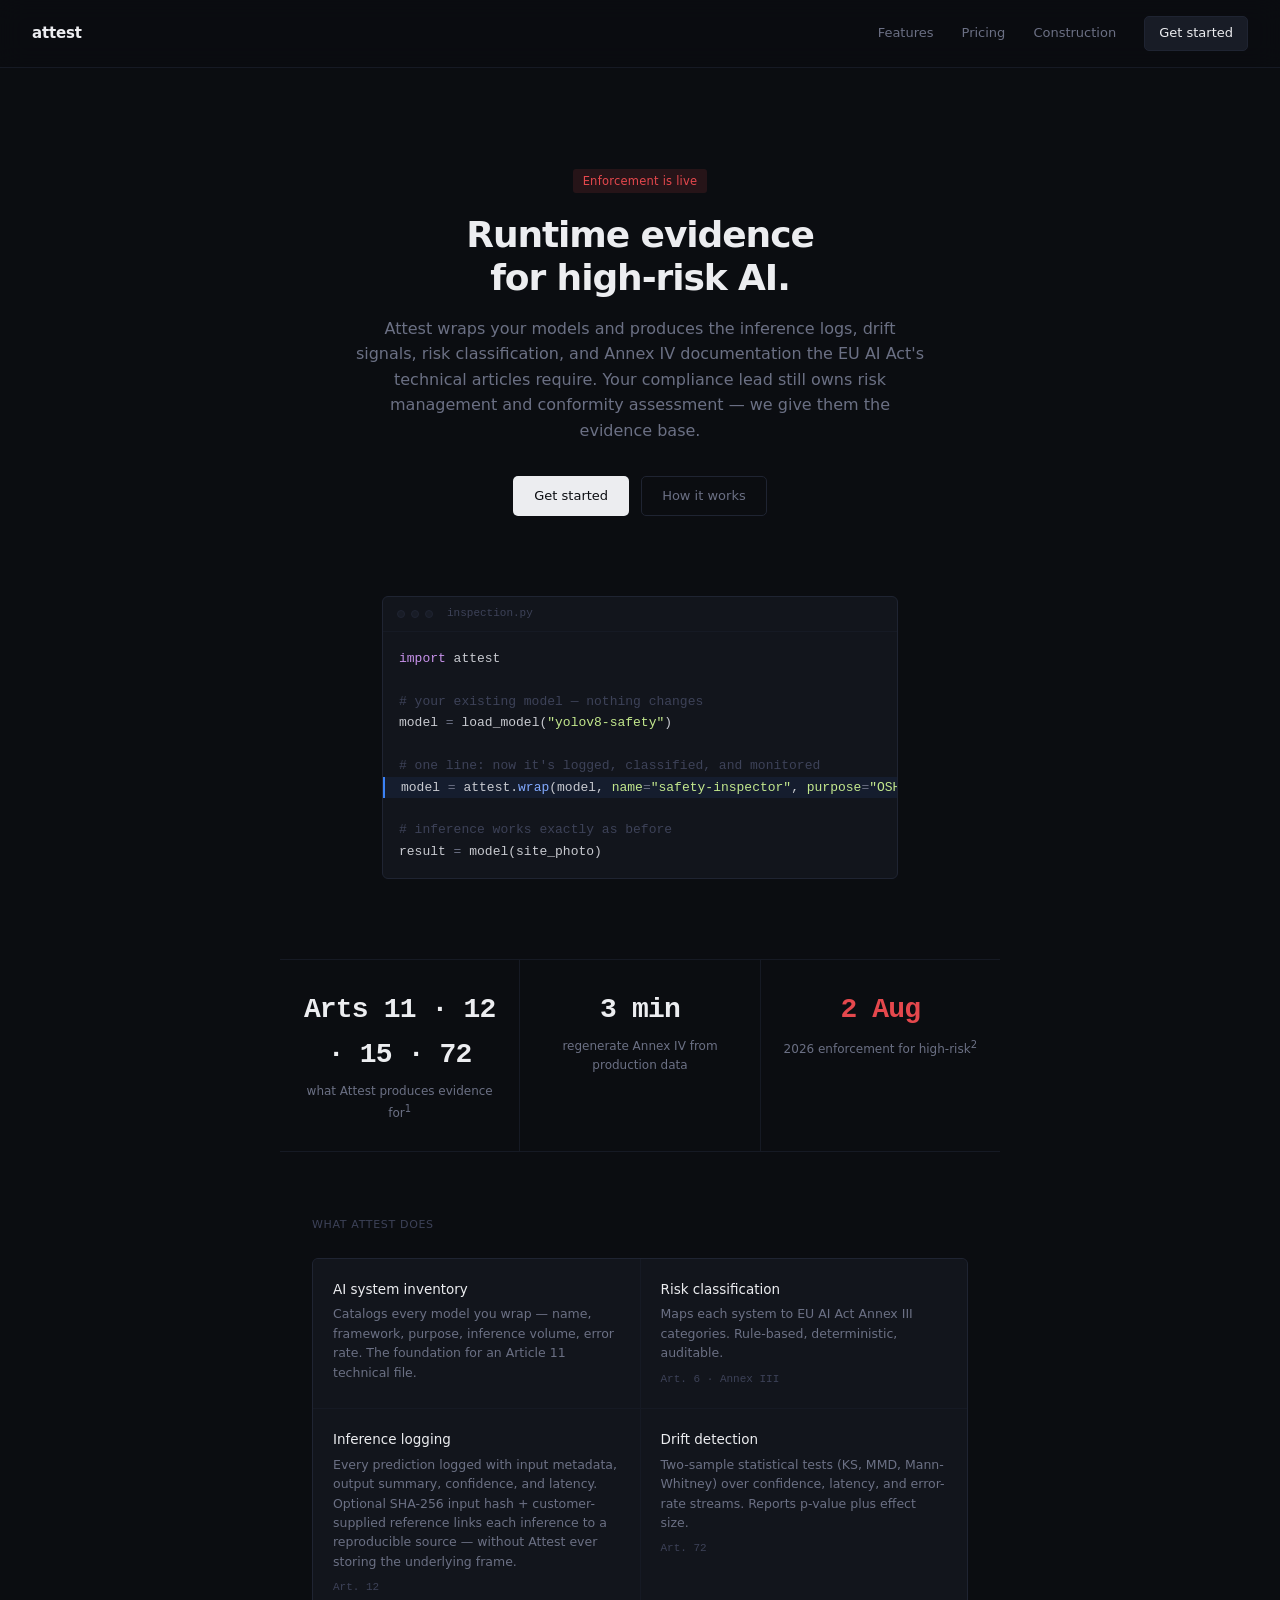
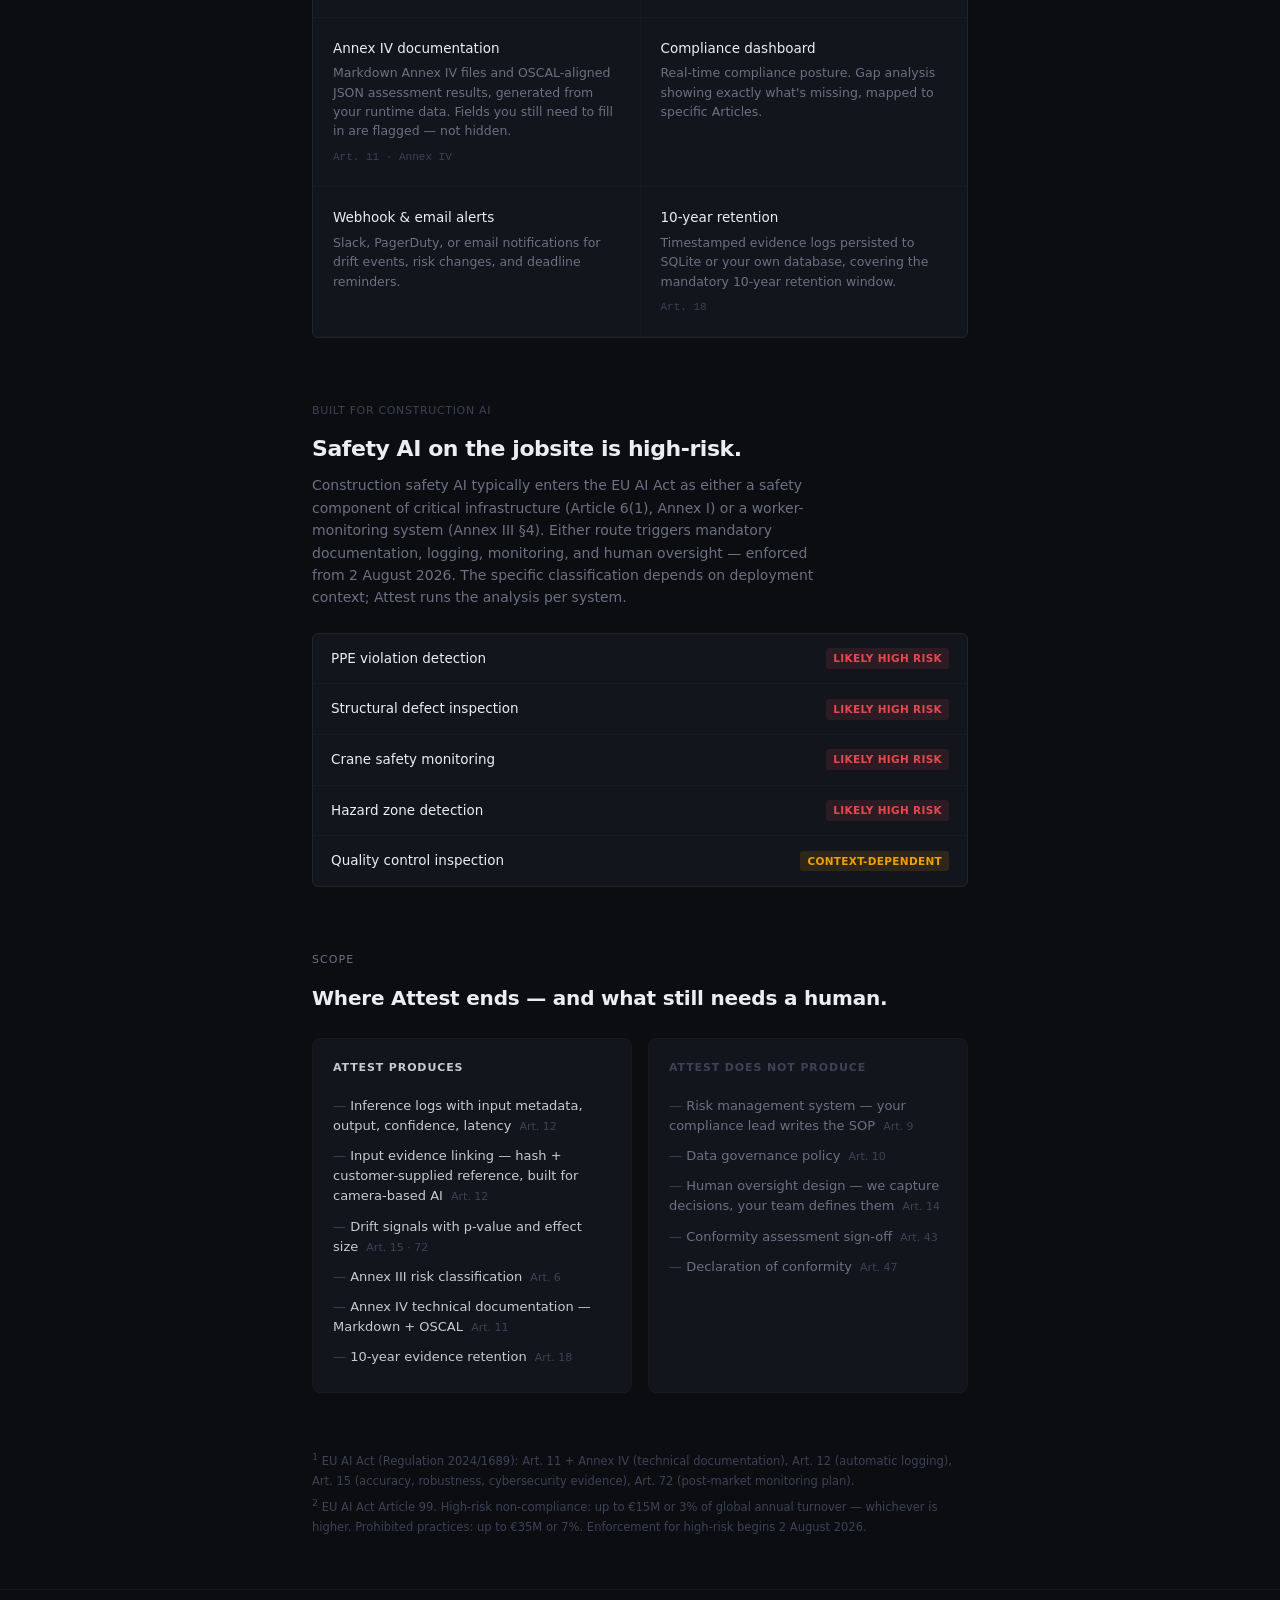
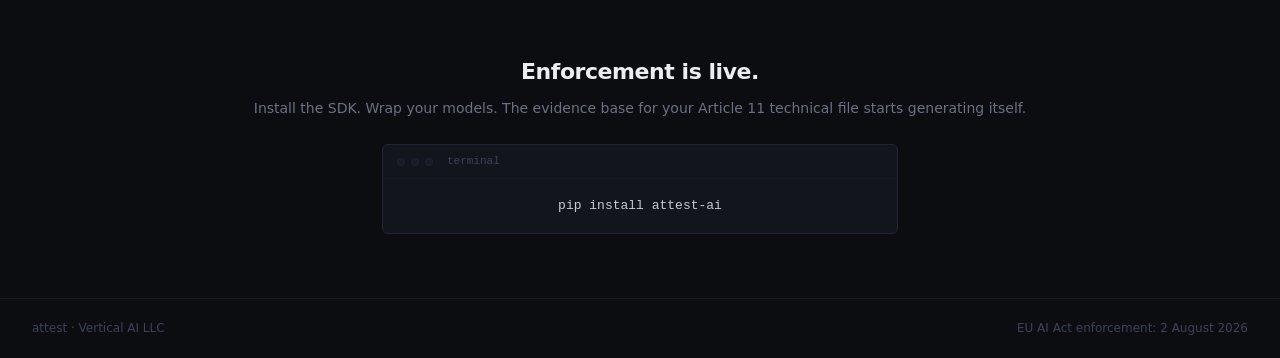
<file: site/index.html>
<!DOCTYPE html>
<html lang="en">
<head>
    <meta charset="UTF-8">
    <meta name="viewport" content="width=device-width, initial-scale=1.0">
    <title>Attest — Runtime evidence for high-risk AI</title>
    <meta name="description" content="An SDK that captures the logs, drift signals, and Annex IV documentation the EU AI Act's Articles 11, 12, 15 and 72 require. Built for AI teams whose compliance lead needs evidence — not slideware.">
    <style>
        :root {
            --bg: #0b0d11;
            --surface: #12151c;
            --surface-2: #181c26;
            --border: #1f2432;
            --border-subtle: #161a24;
            --text: #c8cad0;
            --text-strong: #ecedf0;
            --text-muted: #6b7084;
            --text-faint: #3d4258;
            --red: #e5484d;
            --red-dim: rgba(229, 72, 77, 0.12);
            --amber: #f0a000;
            --green: #30a46c;
            --green-dim: rgba(48, 164, 108, 0.10);
            --blue: #3b82f6;
            --blue-dim: rgba(59, 130, 246, 0.08);
            --mono: 'SF Mono', 'Cascadia Code', 'JetBrains Mono', monospace;
            --sans: -apple-system, BlinkMacSystemFont, 'Inter', 'Segoe UI', system-ui, sans-serif;
        }

        *, *::before, *::after { margin: 0; padding: 0; box-sizing: border-box; }

        body {
            font-family: var(--sans);
            background: var(--bg);
            color: var(--text);
            font-size: 15px;
            line-height: 1.6;
            -webkit-font-smoothing: antialiased;
        }

        /* ── HEADER ── */

        .header {
            display: flex;
            justify-content: space-between;
            align-items: center;
            padding: 16px 32px;
            border-bottom: 1px solid var(--border-subtle);
            position: sticky;
            top: 0;
            background: rgba(11, 13, 17, 0.92);
            backdrop-filter: blur(12px);
            z-index: 100;
        }

        .header-brand {
            font-size: 15px;
            font-weight: 600;
            color: var(--text-strong);
            text-decoration: none;
            letter-spacing: -0.01em;
        }

        .header-nav {
            display: flex;
            gap: 28px;
            align-items: center;
        }

        .header-nav a {
            font-size: 13px;
            color: var(--text-muted);
            text-decoration: none;
            transition: color 0.15s;
        }
        .header-nav a:hover { color: var(--text); }

        .header-cta {
            font-size: 12.5px;
            font-weight: 500;
            color: var(--text-strong) !important;
            background: var(--surface-2);
            border: 1px solid var(--border);
            padding: 6px 14px;
            border-radius: 5px;
            transition: background 0.15s, border-color 0.15s;
        }
        .header-cta:hover {
            background: #1e2333;
            border-color: #2a3048;
        }

        /* ── HERO ── */

        .hero {
            max-width: 640px;
            margin: 0 auto;
            padding: 100px 32px 80px;
            text-align: center;
        }

        .hero-tag {
            display: inline-block;
            font-size: 11.5px;
            font-weight: 500;
            color: var(--red);
            background: var(--red-dim);
            padding: 3px 10px;
            border-radius: 3px;
            margin-bottom: 20px;
            letter-spacing: 0.02em;
        }

        .hero h1 {
            font-size: 36px;
            font-weight: 600;
            color: var(--text-strong);
            letter-spacing: -0.03em;
            line-height: 1.2;
        }

        .hero p {
            font-size: 16px;
            color: var(--text-muted);
            margin-top: 16px;
            line-height: 1.6;
        }

        .hero-actions {
            margin-top: 32px;
            display: flex;
            gap: 12px;
            justify-content: center;
        }

        .btn {
            font-size: 13px;
            font-weight: 500;
            padding: 9px 20px;
            border-radius: 5px;
            text-decoration: none;
            transition: all 0.15s;
            border: 1px solid transparent;
        }
        .btn-primary {
            background: var(--text-strong);
            color: var(--bg);
        }
        .btn-primary:hover { background: #fff; }

        .btn-ghost {
            color: var(--text-muted);
            border-color: var(--border);
        }
        .btn-ghost:hover {
            color: var(--text);
            border-color: #2a3048;
        }

        /* ── CODE ── */

        .code-section {
            max-width: 580px;
            margin: 0 auto;
            padding: 0 32px 80px;
        }

        .code-block {
            background: var(--surface);
            border: 1px solid var(--border);
            border-radius: 6px;
            overflow: hidden;
        }

        .code-bar {
            display: flex;
            align-items: center;
            padding: 8px 14px;
            border-bottom: 1px solid var(--border-subtle);
            gap: 6px;
        }

        .code-dot {
            width: 8px;
            height: 8px;
            border-radius: 50%;
            background: var(--surface-2);
            border: 1px solid var(--border);
        }

        .code-file {
            font-size: 11px;
            color: var(--text-faint);
            font-family: var(--mono);
            margin-left: 8px;
        }

        .code-block pre {
            padding: 16px;
            font-family: var(--mono);
            font-size: 13px;
            line-height: 1.65;
            overflow-x: auto;
            color: var(--text);
        }

        .code-block .cm { color: var(--text-faint); }
        .code-block .kw { color: #c792ea; }
        .code-block .fn { color: #82aaff; }
        .code-block .st { color: #c3e88d; }
        .code-block .op { color: var(--text-muted); }
        .code-block .hl {
            display: block;
            background: var(--blue-dim);
            margin: 0 -16px;
            padding: 0 16px;
            border-left: 2px solid var(--blue);
        }

        /* ── STATS BAND ── */

        .band {
            border-top: 1px solid var(--border-subtle);
            border-bottom: 1px solid var(--border-subtle);
            display: flex;
            max-width: 720px;
            margin: 0 auto;
        }

        .band-item {
            flex: 1;
            text-align: center;
            padding: 28px 16px;
        }

        .band-item + .band-item {
            border-left: 1px solid var(--border-subtle);
        }

        .band-val {
            font-size: 28px;
            font-weight: 600;
            color: var(--text-strong);
            letter-spacing: -0.03em;
            font-family: var(--mono);
        }
        .band-val.red { color: var(--red); }

        .band-label {
            font-size: 12px;
            color: var(--text-muted);
            margin-top: 4px;
        }

        /* ── FEATURES ── */

        .features {
            max-width: 720px;
            margin: 0 auto;
            padding: 64px 32px;
        }

        .features-title {
            font-size: 11px;
            font-weight: 500;
            color: var(--text-faint);
            text-transform: uppercase;
            letter-spacing: 0.06em;
            margin-bottom: 24px;
        }

        .feature-grid {
            display: grid;
            grid-template-columns: 1fr 1fr;
            gap: 1px;
            background: var(--border-subtle);
            border: 1px solid var(--border);
            border-radius: 6px;
            overflow: hidden;
        }

        .feature {
            background: var(--surface);
            padding: 20px;
        }

        .feature-name {
            font-size: 13.5px;
            font-weight: 500;
            color: var(--text-strong);
            margin-bottom: 4px;
        }

        .feature-desc {
            font-size: 12.5px;
            color: var(--text-muted);
            line-height: 1.55;
        }

        .feature-ref {
            font-size: 11px;
            font-family: var(--mono);
            color: var(--text-faint);
            margin-top: 8px;
        }

        /* ── VERTICAL ── */

        .vertical {
            max-width: 720px;
            margin: 0 auto;
            padding: 0 32px 64px;
        }

        .vertical-title {
            font-size: 11px;
            font-weight: 500;
            color: var(--text-faint);
            text-transform: uppercase;
            letter-spacing: 0.06em;
            margin-bottom: 12px;
        }

        .vertical-head {
            font-size: 22px;
            font-weight: 600;
            color: var(--text-strong);
            letter-spacing: -0.02em;
            margin-bottom: 8px;
        }

        .vertical-sub {
            font-size: 14px;
            color: var(--text-muted);
            line-height: 1.6;
            margin-bottom: 24px;
            max-width: 520px;
        }

        .use-cases {
            display: flex;
            flex-direction: column;
            gap: 1px;
            background: var(--border-subtle);
            border: 1px solid var(--border);
            border-radius: 6px;
            overflow: hidden;
        }

        .use-case {
            background: var(--surface);
            padding: 14px 18px;
            display: flex;
            justify-content: space-between;
            align-items: center;
        }

        .uc-name {
            font-size: 13.5px;
            color: var(--text-strong);
        }

        .uc-risk {
            font-size: 10.5px;
            font-weight: 600;
            padding: 2px 7px;
            border-radius: 3px;
            text-transform: uppercase;
            letter-spacing: 0.03em;
            background: var(--red-dim);
            color: var(--red);
        }

        .uc-risk.ctx {
            background: rgba(240, 160, 0, 0.12);
            color: var(--amber);
        }

        /* ── SOURCES ── */

        .scope {
            max-width: 720px;
            margin: 0 auto;
            padding: 0 32px 56px;
        }
        .scope-title {
            font-size: 11px;
            text-transform: uppercase;
            letter-spacing: 0.1em;
            color: var(--text-muted);
            margin-bottom: 14px;
        }
        .scope-head {
            font-size: 20px;
            font-weight: 600;
            color: var(--text-strong);
            margin-bottom: 24px;
            letter-spacing: -0.01em;
        }
        .scope-grid {
            display: grid;
            grid-template-columns: 1fr 1fr;
            gap: 16px;
        }
        .scope-col {
            border: 1px solid var(--border-subtle);
            border-radius: 8px;
            padding: 20px;
            background: var(--surface);
        }
        .scope-col h4 {
            font-size: 11px;
            text-transform: uppercase;
            letter-spacing: 0.08em;
            margin-bottom: 14px;
            font-weight: 600;
        }
        .scope-col.does h4 { color: var(--text); }
        .scope-col.doesnt h4 { color: var(--text-faint); }
        .scope-col ul {
            list-style: none;
            font-size: 13px;
            line-height: 1.55;
        }
        .scope-col.does ul { color: var(--text); }
        .scope-col.doesnt ul { color: var(--text-muted); }
        .scope-col li { padding: 5px 0; }
        .scope-col li::before {
            content: "— ";
            color: var(--text-faint);
        }
        .scope-col li .art {
            color: var(--text-faint);
            font-size: 11px;
            margin-left: 4px;
        }

        .sources {
            max-width: 720px;
            margin: 0 auto;
            padding: 0 32px 48px;
            font-size: 11.5px;
            color: var(--text-faint);
            line-height: 1.7;
        }
        .sources p { margin-bottom: 4px; }
        .sources a { color: var(--text-muted); text-decoration: underline; }
        .sources a:hover { color: var(--text); }

        /* ── CTA ── */

        .cta-section {
            text-align: center;
            padding: 64px 32px;
            border-top: 1px solid var(--border-subtle);
        }

        .cta-section h2 {
            font-size: 22px;
            font-weight: 600;
            color: var(--text-strong);
            letter-spacing: -0.02em;
        }

        .cta-section p {
            font-size: 14px;
            color: var(--text-muted);
            margin-top: 8px;
            margin-bottom: 24px;
        }

        /* ── FOOTER ── */

        .footer {
            padding: 20px 32px;
            border-top: 1px solid var(--border-subtle);
            display: flex;
            justify-content: space-between;
            font-size: 12px;
            color: var(--text-faint);
        }

        /* ── RESPONSIVE ── */

        @media (max-width: 600px) {
            .hero { padding: 60px 20px 48px; }
            .hero h1 { font-size: 26px; }
            .hero-actions { flex-direction: column; }
            .band { flex-direction: column; }
            .band-item + .band-item { border-left: none; border-top: 1px solid var(--border-subtle); }
            .feature-grid { grid-template-columns: 1fr; }
            .scope-grid { grid-template-columns: 1fr; }
            .header-nav a:not(.header-cta) { display: none; }
        }
    </style>
</head>
<body>

<div class="header">
    <a href="/" class="header-brand">attest</a>
    <div class="header-nav">
        <a href="#features">Features</a>
        <a href="/pricing.html">Pricing</a>
        <a href="#construction">Construction</a>
        <a href="#start" class="header-cta">Get started</a>
    </div>
</div>

<div class="hero">
    <div class="hero-tag" id="countdown"></div>
    <h1>Runtime evidence<br>for high-risk AI.</h1>
    <p>Attest wraps your models and produces the inference logs, drift signals, risk classification, and Annex IV documentation the EU AI Act's technical articles require. Your compliance lead still owns risk management and conformity assessment — we give them the evidence base.</p>
    <div class="hero-actions">
        <a href="#start" class="btn btn-primary">Get started</a>
        <a href="#features" class="btn btn-ghost">How it works</a>
    </div>
</div>

<div class="code-section">
    <div class="code-block">
        <div class="code-bar">
            <span class="code-dot"></span>
            <span class="code-dot"></span>
            <span class="code-dot"></span>
            <span class="code-file">inspection.py</span>
        </div>
        <pre><span class="kw">import</span> attest

<span class="cm"># your existing model — nothing changes</span>
model <span class="op">=</span> load_model(<span class="st">"yolov8-safety"</span>)

<span class="cm"># one line: now it's logged, classified, and monitored</span>
<span class="hl">model <span class="op">=</span> attest.<span class="fn">wrap</span>(model, <span class="st">name</span><span class="op">=</span><span class="st">"safety-inspector"</span>, <span class="st">purpose</span><span class="op">=</span><span class="st">"OSHA violation detection"</span>)</span>
<span class="cm"># inference works exactly as before</span>
result <span class="op">=</span> model(site_photo)</pre>
    </div>
</div>

<div class="band">
    <div class="band-item">
        <div class="band-val">Arts 11 · 12 · 15 · 72</div>
        <div class="band-label">what Attest produces evidence for<sup>1</sup></div>
    </div>
    <div class="band-item">
        <div class="band-val">3 min</div>
        <div class="band-label">regenerate Annex IV from production data</div>
    </div>
    <div class="band-item">
        <div class="band-val red">2 Aug</div>
        <div class="band-label">2026 enforcement for high-risk<sup>2</sup></div>
    </div>
</div>

<div class="features" id="features">
    <div class="features-title">What Attest does</div>
    <div class="feature-grid">
        <div class="feature">
            <div class="feature-name">AI system inventory</div>
            <div class="feature-desc">Catalogs every model you wrap — name, framework, purpose, inference volume, error rate. The foundation for an Article 11 technical file.</div>
        </div>
        <div class="feature">
            <div class="feature-name">Risk classification</div>
            <div class="feature-desc">Maps each system to EU AI Act Annex III categories. Rule-based, deterministic, auditable.</div>
            <div class="feature-ref">Art. 6 · Annex III</div>
        </div>
        <div class="feature">
            <div class="feature-name">Inference logging</div>
            <div class="feature-desc">Every prediction logged with input metadata, output summary, confidence, and latency. Optional SHA-256 input hash + customer-supplied reference links each inference to a reproducible source — without Attest ever storing the underlying frame.</div>
            <div class="feature-ref">Art. 12</div>
        </div>
        <div class="feature">
            <div class="feature-name">Drift detection</div>
            <div class="feature-desc">Two-sample statistical tests (KS, MMD, Mann-Whitney) over confidence, latency, and error-rate streams. Reports p-value plus effect size.</div>
            <div class="feature-ref">Art. 72</div>
        </div>
        <div class="feature">
            <div class="feature-name">Annex IV documentation</div>
            <div class="feature-desc">Markdown Annex IV files and OSCAL-aligned JSON assessment results, generated from your runtime data. Fields you still need to fill in are flagged — not hidden.</div>
            <div class="feature-ref">Art. 11 · Annex IV</div>
        </div>
        <div class="feature">
            <div class="feature-name">Compliance dashboard</div>
            <div class="feature-desc">Real-time compliance posture. Gap analysis showing exactly what's missing, mapped to specific Articles.</div>
        </div>
        <div class="feature">
            <div class="feature-name">Webhook & email alerts</div>
            <div class="feature-desc">Slack, PagerDuty, or email notifications for drift events, risk changes, and deadline reminders.</div>
        </div>
        <div class="feature">
            <div class="feature-name">10-year retention</div>
            <div class="feature-desc">Timestamped evidence logs persisted to SQLite or your own database, covering the mandatory 10-year retention window.</div>
            <div class="feature-ref">Art. 18</div>
        </div>
    </div>
</div>

<div class="vertical" id="construction">
    <div class="vertical-title">Built for construction AI</div>
    <div class="vertical-head">Safety AI on the jobsite is high-risk.</div>
    <div class="vertical-sub">Construction safety AI typically enters the EU AI Act as either a safety component of critical infrastructure (Article 6(1), Annex I) or a worker-monitoring system (Annex III §4). Either route triggers mandatory documentation, logging, monitoring, and human oversight — enforced from 2 August 2026. The specific classification depends on deployment context; Attest runs the analysis per system.</div>

    <div class="use-cases">
        <div class="use-case">
            <div class="uc-name">PPE violation detection</div>
            <div class="uc-risk">likely high risk</div>
        </div>
        <div class="use-case">
            <div class="uc-name">Structural defect inspection</div>
            <div class="uc-risk">likely high risk</div>
        </div>
        <div class="use-case">
            <div class="uc-name">Crane safety monitoring</div>
            <div class="uc-risk">likely high risk</div>
        </div>
        <div class="use-case">
            <div class="uc-name">Hazard zone detection</div>
            <div class="uc-risk">likely high risk</div>
        </div>
        <div class="use-case">
            <div class="uc-name">Quality control inspection</div>
            <div class="uc-risk ctx">context-dependent</div>
        </div>
    </div>
</div>

<div class="scope">
    <div class="scope-title">Scope</div>
    <div class="scope-head">Where Attest ends — and what still needs a human.</div>
    <div class="scope-grid">
        <div class="scope-col does">
            <h4>Attest produces</h4>
            <ul>
                <li>Inference logs with input metadata, output, confidence, latency <span class="art">Art. 12</span></li>
                <li>Input evidence linking — hash + customer-supplied reference, built for camera-based AI <span class="art">Art. 12</span></li>
                <li>Drift signals with p-value and effect size <span class="art">Art. 15 · 72</span></li>
                <li>Annex III risk classification <span class="art">Art. 6</span></li>
                <li>Annex IV technical documentation — Markdown + OSCAL <span class="art">Art. 11</span></li>
                <li>10-year evidence retention <span class="art">Art. 18</span></li>
            </ul>
        </div>
        <div class="scope-col doesnt">
            <h4>Attest does not produce</h4>
            <ul>
                <li>Risk management system — your compliance lead writes the SOP <span class="art">Art. 9</span></li>
                <li>Data governance policy <span class="art">Art. 10</span></li>
                <li>Human oversight design — we capture decisions, your team defines them <span class="art">Art. 14</span></li>
                <li>Conformity assessment sign-off <span class="art">Art. 43</span></li>
                <li>Declaration of conformity <span class="art">Art. 47</span></li>
            </ul>
        </div>
    </div>
</div>

<div class="sources">
    <p><sup>1</sup> EU AI Act (Regulation 2024/1689): Art. 11 + Annex IV (technical documentation), Art. 12 (automatic logging), Art. 15 (accuracy, robustness, cybersecurity evidence), Art. 72 (post-market monitoring plan).</p>
    <p><sup>2</sup> EU AI Act Article 99. High-risk non-compliance: up to €15M or 3% of global annual turnover — whichever is higher. Prohibited practices: up to €35M or 7%. Enforcement for high-risk begins 2 August 2026.</p>
</div>

<div class="cta-section" id="start">
    <h2 id="countdown-cta"></h2>
    <p>Install the SDK. Wrap your models. The evidence base for your Article 11 technical file starts generating itself.</p>
    <div class="code-section" style="padding-bottom: 0; margin-top: 20px;">
        <div class="code-block">
            <div class="code-bar">
                <span class="code-dot"></span><span class="code-dot"></span><span class="code-dot"></span>
                <span class="code-file">terminal</span>
            </div>
            <pre>pip install attest-ai</pre>
        </div>
    </div>
</div>

<div class="footer">
    <span>attest · Vertical AI LLC</span>
    <span>EU AI Act enforcement: 2 August 2026</span>
</div>

<script>
(function() {
    const deadline = new Date('2026-08-02T00:00:00+02:00');
    const now = new Date();
    const d = Math.ceil((deadline - now) / 86400000);
    const label = d > 0 ? d + ' days to enforcement' : 'Enforcement is live';
    const cta = d > 0 ? d + ' days left.' : 'Enforcement is live.';
    document.getElementById('countdown').textContent = label;
    document.getElementById('countdown-cta').textContent = cta;
})();
</script>
</body>
</html>
</file>
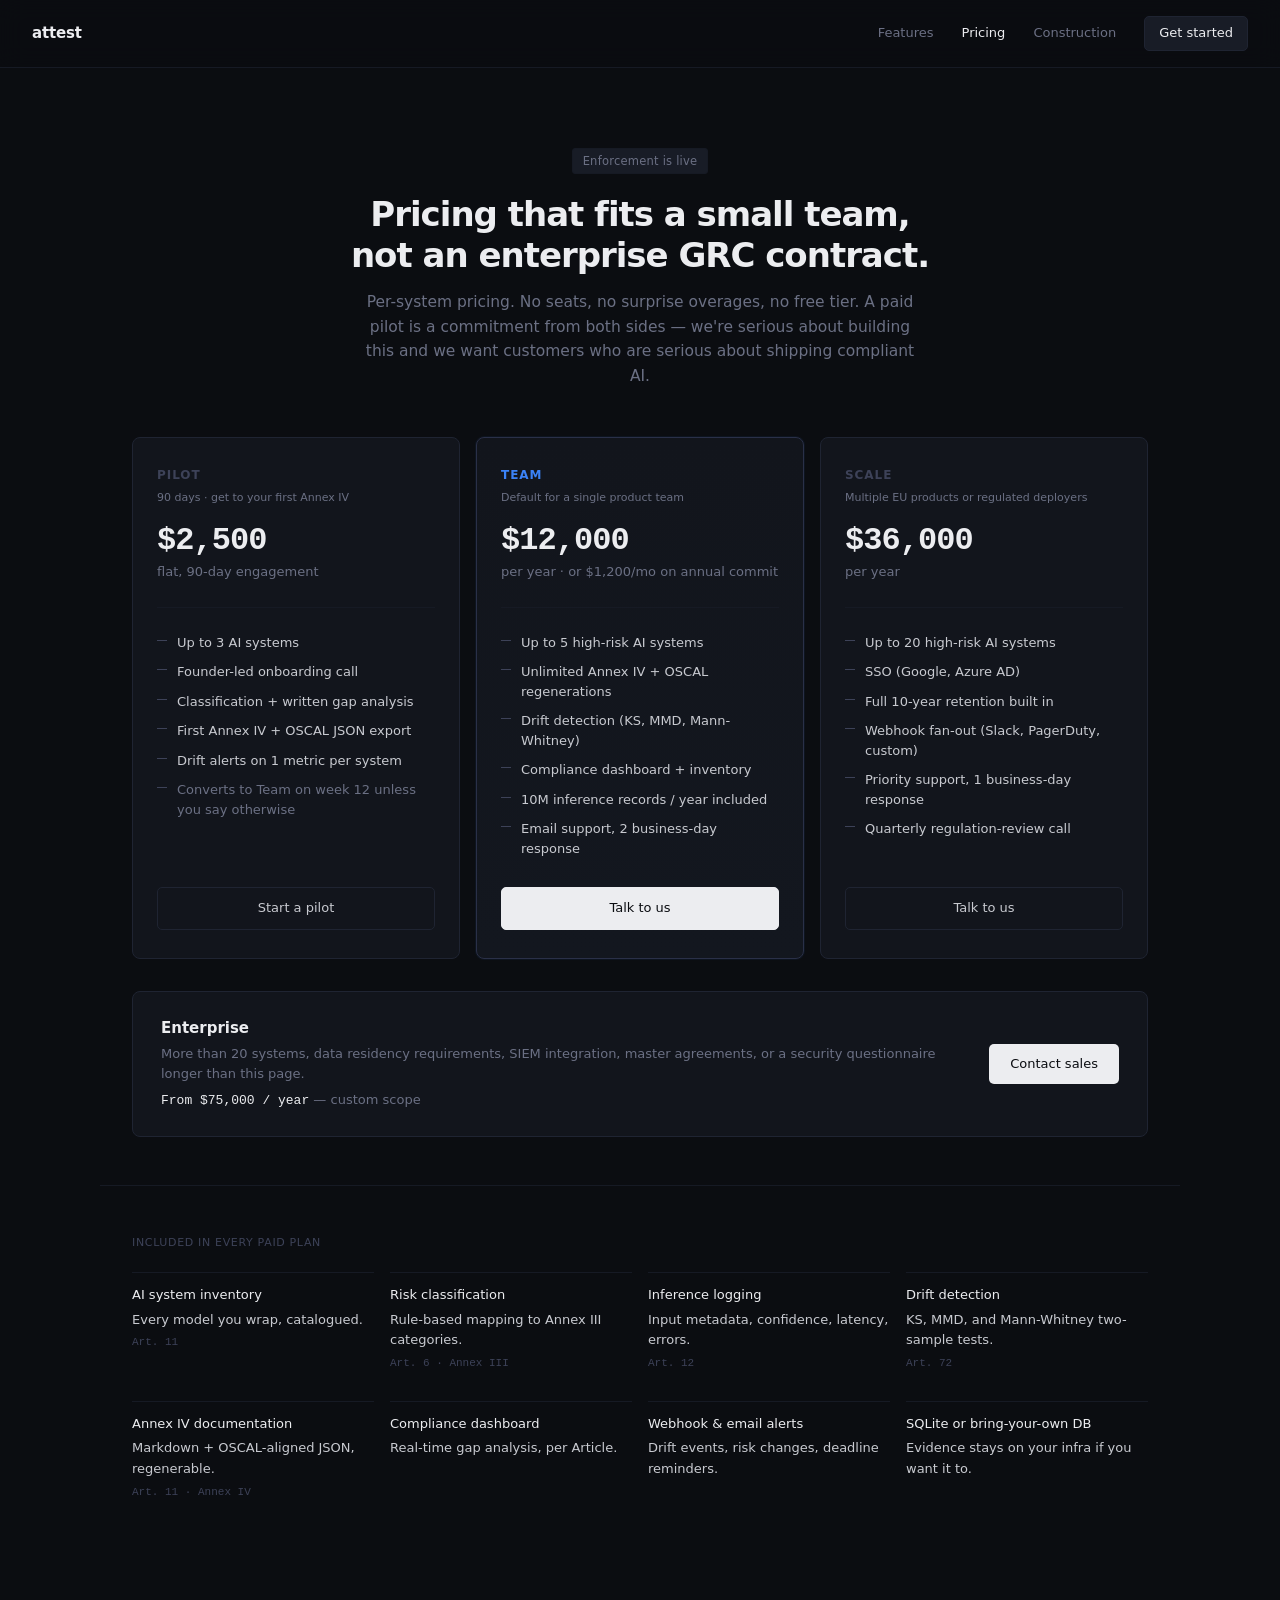
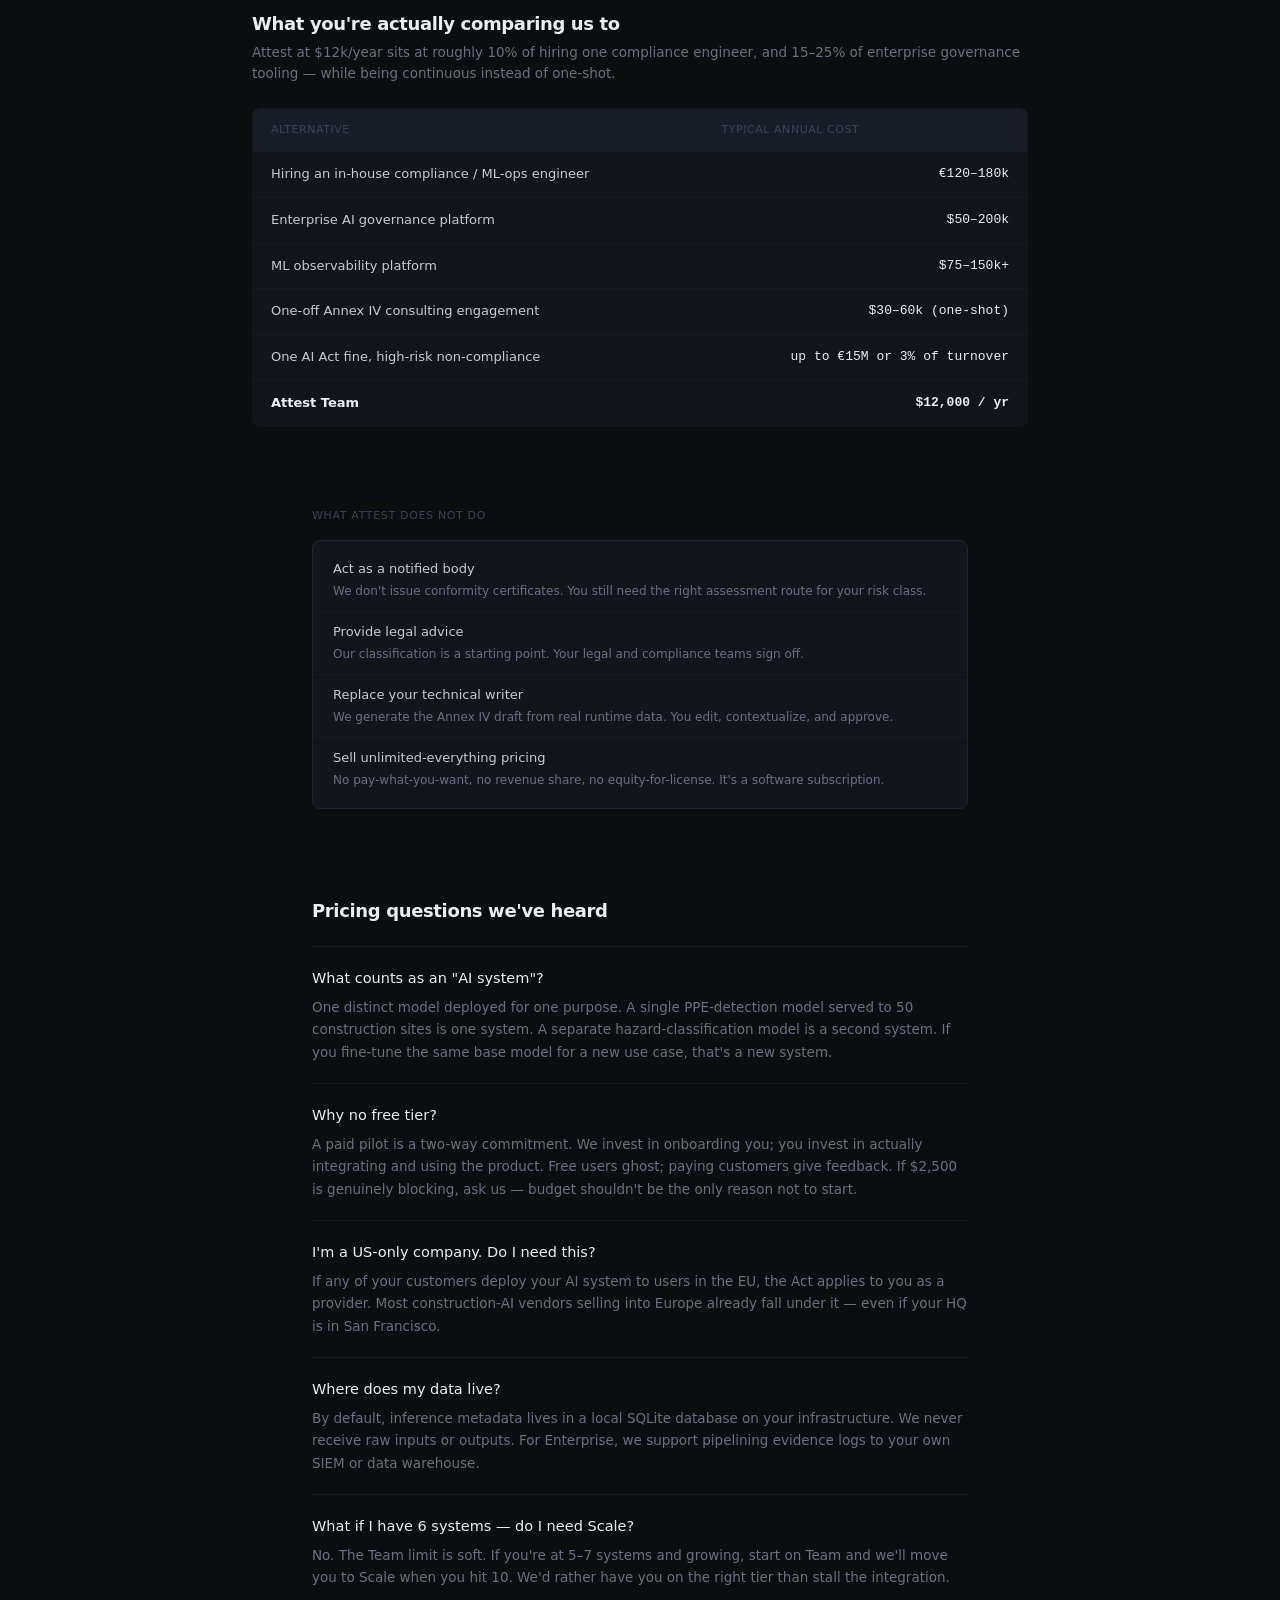
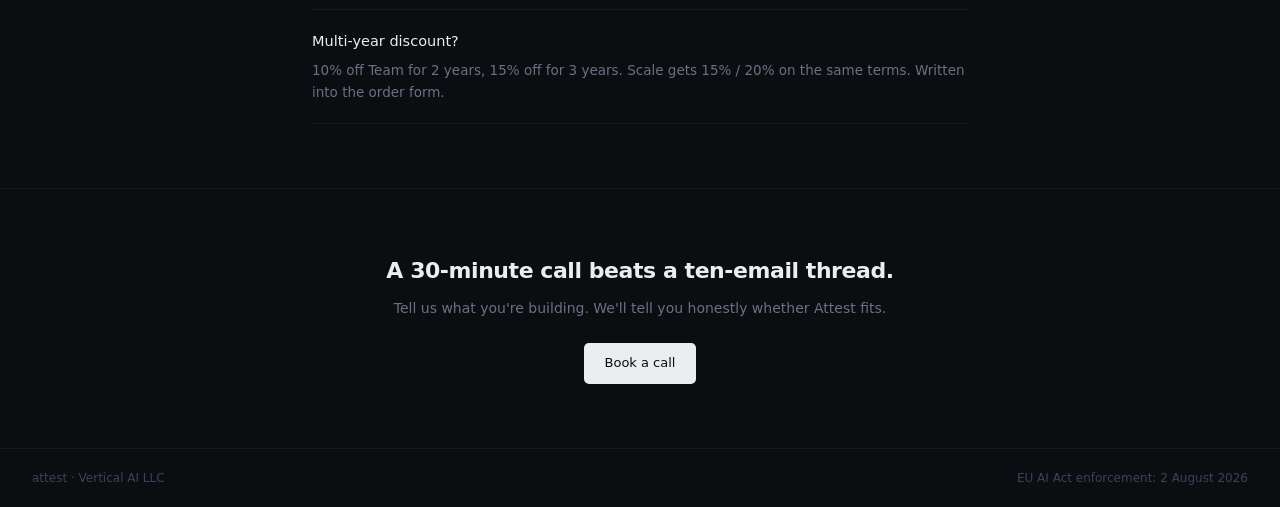
<file: site/pricing.html>
<!DOCTYPE html>
<html lang="en">
<head>
    <meta charset="UTF-8">
    <meta name="viewport" content="width=device-width, initial-scale=1.0">
    <title>Pricing — Attest</title>
    <meta name="description" content="Simple per-system pricing for EU AI Act compliance. Pilot from $2,500. Team from $12,000/year. No free tier — a paid pilot is a commitment on both sides.">
    <style>
        :root {
            --bg: #0b0d11;
            --surface: #12151c;
            --surface-2: #181c26;
            --border: #1f2432;
            --border-subtle: #161a24;
            --text: #c8cad0;
            --text-strong: #ecedf0;
            --text-muted: #6b7084;
            --text-faint: #3d4258;
            --red: #e5484d;
            --red-dim: rgba(229, 72, 77, 0.12);
            --amber: #f0a000;
            --green: #30a46c;
            --green-dim: rgba(48, 164, 108, 0.10);
            --blue: #3b82f6;
            --blue-dim: rgba(59, 130, 246, 0.08);
            --mono: 'SF Mono', 'Cascadia Code', 'JetBrains Mono', monospace;
            --sans: -apple-system, BlinkMacSystemFont, 'Inter', 'Segoe UI', system-ui, sans-serif;
        }

        *, *::before, *::after { margin: 0; padding: 0; box-sizing: border-box; }

        body {
            font-family: var(--sans);
            background: var(--bg);
            color: var(--text);
            font-size: 15px;
            line-height: 1.6;
            -webkit-font-smoothing: antialiased;
        }

        /* ── HEADER ── */

        .header {
            display: flex;
            justify-content: space-between;
            align-items: center;
            padding: 16px 32px;
            border-bottom: 1px solid var(--border-subtle);
            position: sticky;
            top: 0;
            background: rgba(11, 13, 17, 0.92);
            backdrop-filter: blur(12px);
            z-index: 100;
        }

        .header-brand {
            font-size: 15px;
            font-weight: 600;
            color: var(--text-strong);
            text-decoration: none;
            letter-spacing: -0.01em;
        }

        .header-nav {
            display: flex;
            gap: 28px;
            align-items: center;
        }

        .header-nav a {
            font-size: 13px;
            color: var(--text-muted);
            text-decoration: none;
            transition: color 0.15s;
        }
        .header-nav a:hover { color: var(--text); }
        .header-nav a.active { color: var(--text-strong); }

        .header-cta {
            font-size: 12.5px;
            font-weight: 500;
            color: var(--text-strong) !important;
            background: var(--surface-2);
            border: 1px solid var(--border);
            padding: 6px 14px;
            border-radius: 5px;
            transition: background 0.15s, border-color 0.15s;
        }
        .header-cta:hover {
            background: #1e2333;
            border-color: #2a3048;
        }

        /* ── HERO ── */

        .hero {
            max-width: 680px;
            margin: 0 auto;
            padding: 80px 32px 48px;
            text-align: center;
        }

        .hero-tag {
            display: inline-block;
            font-size: 11.5px;
            font-weight: 500;
            color: var(--text-muted);
            background: var(--surface-2);
            border: 1px solid var(--border-subtle);
            padding: 3px 10px;
            border-radius: 3px;
            margin-bottom: 20px;
            letter-spacing: 0.02em;
        }

        .hero h1 {
            font-size: 34px;
            font-weight: 600;
            color: var(--text-strong);
            letter-spacing: -0.03em;
            line-height: 1.2;
        }

        .hero p {
            font-size: 15.5px;
            color: var(--text-muted);
            margin-top: 14px;
            line-height: 1.6;
            max-width: 560px;
            margin-left: auto;
            margin-right: auto;
        }

        /* ── TIERS ── */

        .tiers {
            max-width: 1080px;
            margin: 0 auto;
            padding: 0 32px 32px;
            display: grid;
            grid-template-columns: repeat(3, 1fr);
            gap: 16px;
        }

        .tier {
            background: var(--surface);
            border: 1px solid var(--border);
            border-radius: 8px;
            padding: 28px 24px;
            display: flex;
            flex-direction: column;
        }

        .tier.featured {
            border-color: #2a3048;
            box-shadow: 0 0 0 1px rgba(59, 130, 246, 0.06);
            background: linear-gradient(180deg, var(--surface) 0%, #13171f 100%);
        }

        .tier-name {
            font-size: 12px;
            font-weight: 600;
            color: var(--text-faint);
            text-transform: uppercase;
            letter-spacing: 0.08em;
            margin-bottom: 4px;
        }

        .tier.featured .tier-name {
            color: var(--blue);
        }

        .tier-tag {
            font-size: 11px;
            font-weight: 500;
            color: var(--text-muted);
            margin-bottom: 16px;
            min-height: 16px;
        }

        .tier-price {
            font-size: 32px;
            font-weight: 600;
            color: var(--text-strong);
            letter-spacing: -0.03em;
            font-family: var(--mono);
            line-height: 1.1;
        }

        .tier-unit {
            font-size: 13px;
            color: var(--text-muted);
            margin-top: 4px;
        }

        .tier-features {
            list-style: none;
            margin: 24px 0 24px;
            padding: 0;
            border-top: 1px solid var(--border-subtle);
            padding-top: 20px;
            flex: 1;
        }

        .tier-features li {
            font-size: 13px;
            color: var(--text);
            padding: 5px 0 5px 20px;
            position: relative;
            line-height: 1.5;
        }

        .tier-features li::before {
            content: "";
            position: absolute;
            left: 0;
            top: 12px;
            width: 10px;
            height: 1px;
            background: var(--text-faint);
        }

        .tier-features li.muted { color: var(--text-muted); }

        .tier-cta {
            display: block;
            text-align: center;
            font-size: 13px;
            font-weight: 500;
            padding: 10px 16px;
            border-radius: 5px;
            text-decoration: none;
            transition: all 0.15s;
            border: 1px solid var(--border);
            color: var(--text);
            background: transparent;
        }
        .tier-cta:hover {
            border-color: #2a3048;
            color: var(--text-strong);
        }
        .tier.featured .tier-cta {
            background: var(--text-strong);
            color: var(--bg);
            border-color: var(--text-strong);
        }
        .tier.featured .tier-cta:hover { background: #fff; }

        /* ── ENTERPRISE ROW ── */

        .enterprise {
            max-width: 1080px;
            margin: 0 auto;
            padding: 0 32px 48px;
        }

        .enterprise-card {
            background: var(--surface);
            border: 1px solid var(--border);
            border-radius: 8px;
            padding: 24px 28px;
            display: grid;
            grid-template-columns: 1fr auto;
            gap: 24px;
            align-items: center;
        }

        .ent-head {
            font-size: 15px;
            font-weight: 600;
            color: var(--text-strong);
            margin-bottom: 4px;
        }

        .ent-sub {
            font-size: 13px;
            color: var(--text-muted);
            line-height: 1.55;
        }

        .ent-price {
            font-size: 13px;
            color: var(--text-muted);
            margin-top: 6px;
        }
        .ent-price strong {
            color: var(--text-strong);
            font-family: var(--mono);
            font-weight: 500;
        }

        /* ── INCLUDED BAND ── */

        .included {
            max-width: 1080px;
            margin: 0 auto;
            padding: 48px 32px;
            border-top: 1px solid var(--border-subtle);
        }

        .included-title {
            font-size: 11px;
            font-weight: 500;
            color: var(--text-faint);
            text-transform: uppercase;
            letter-spacing: 0.06em;
            margin-bottom: 20px;
        }

        .included-grid {
            display: grid;
            grid-template-columns: repeat(4, 1fr);
            gap: 16px;
        }

        .inc {
            font-size: 13px;
            color: var(--text);
            padding: 12px 0;
            border-top: 1px solid var(--border-subtle);
        }

        .inc-head {
            color: var(--text-strong);
            font-weight: 500;
            margin-bottom: 4px;
        }

        .inc-ref {
            font-size: 11px;
            font-family: var(--mono);
            color: var(--text-faint);
            margin-top: 4px;
        }

        /* ── ANCHOR TABLE ── */

        .compare {
            max-width: 840px;
            margin: 0 auto;
            padding: 48px 32px;
        }

        .compare-title {
            font-size: 18px;
            font-weight: 600;
            color: var(--text-strong);
            letter-spacing: -0.02em;
            margin-bottom: 4px;
        }

        .compare-sub {
            font-size: 13.5px;
            color: var(--text-muted);
            margin-bottom: 24px;
            line-height: 1.55;
        }

        .compare-table {
            width: 100%;
            border: 1px solid var(--border);
            border-radius: 8px;
            overflow: hidden;
            border-collapse: collapse;
            background: var(--surface);
        }

        .compare-table th,
        .compare-table td {
            text-align: left;
            font-size: 13px;
            padding: 12px 18px;
            border-bottom: 1px solid var(--border-subtle);
        }

        .compare-table th {
            font-weight: 500;
            color: var(--text-faint);
            font-size: 11px;
            text-transform: uppercase;
            letter-spacing: 0.05em;
            background: var(--surface-2);
        }

        .compare-table tr:last-child td { border-bottom: none; }

        .compare-table td:last-child {
            font-family: var(--mono);
            color: var(--text-strong);
            text-align: right;
            white-space: nowrap;
        }

        /* ── NOT INCLUDED ── */

        .not-included {
            max-width: 720px;
            margin: 0 auto;
            padding: 32px 32px 56px;
        }

        .ni-title {
            font-size: 11px;
            font-weight: 500;
            color: var(--text-faint);
            text-transform: uppercase;
            letter-spacing: 0.06em;
            margin-bottom: 16px;
        }

        .ni-list {
            list-style: none;
            background: var(--surface);
            border: 1px solid var(--border);
            border-radius: 8px;
            padding: 8px 0;
        }

        .ni-list li {
            padding: 10px 20px;
            font-size: 13px;
            color: var(--text);
            border-bottom: 1px solid var(--border-subtle);
        }
        .ni-list li:last-child { border-bottom: none; }

        .ni-list li span {
            color: var(--text-muted);
            display: block;
            margin-top: 2px;
            font-size: 12px;
        }

        /* ── FAQ ── */

        .faq {
            max-width: 720px;
            margin: 0 auto;
            padding: 32px 32px 64px;
        }

        .faq-title {
            font-size: 18px;
            font-weight: 600;
            color: var(--text-strong);
            letter-spacing: -0.02em;
            margin-bottom: 20px;
        }

        .faq-item {
            border-top: 1px solid var(--border-subtle);
            padding: 20px 0;
        }
        .faq-item:last-child {
            border-bottom: 1px solid var(--border-subtle);
        }

        .faq-q {
            font-size: 14.5px;
            font-weight: 500;
            color: var(--text-strong);
            margin-bottom: 6px;
        }

        .faq-a {
            font-size: 13.5px;
            color: var(--text-muted);
            line-height: 1.65;
        }

        /* ── CTA ── */

        .cta-section {
            text-align: center;
            padding: 64px 32px;
            border-top: 1px solid var(--border-subtle);
        }

        .cta-section h2 {
            font-size: 22px;
            font-weight: 600;
            color: var(--text-strong);
            letter-spacing: -0.02em;
        }

        .cta-section p {
            font-size: 14px;
            color: var(--text-muted);
            margin-top: 8px;
            margin-bottom: 24px;
        }

        .btn {
            font-size: 13px;
            font-weight: 500;
            padding: 9px 20px;
            border-radius: 5px;
            text-decoration: none;
            transition: all 0.15s;
            border: 1px solid transparent;
            display: inline-block;
        }
        .btn-primary {
            background: var(--text-strong);
            color: var(--bg);
        }
        .btn-primary:hover { background: #fff; }

        /* ── FOOTER ── */

        .footer {
            padding: 20px 32px;
            border-top: 1px solid var(--border-subtle);
            display: flex;
            justify-content: space-between;
            font-size: 12px;
            color: var(--text-faint);
        }

        /* ── RESPONSIVE ── */

        @media (max-width: 880px) {
            .tiers { grid-template-columns: 1fr; }
            .included-grid { grid-template-columns: 1fr 1fr; }
            .enterprise-card { grid-template-columns: 1fr; }
        }

        @media (max-width: 600px) {
            .hero { padding: 60px 20px 32px; }
            .hero h1 { font-size: 26px; }
            .included-grid { grid-template-columns: 1fr; }
            .header-nav a:not(.header-cta):not(.active) { display: none; }
        }
    </style>
</head>
<body>

<div class="header">
    <a href="/" class="header-brand">attest</a>
    <div class="header-nav">
        <a href="/#features">Features</a>
        <a href="/pricing.html" class="active">Pricing</a>
        <a href="/#construction">Construction</a>
        <a href="mailto:batemannick66@gmail.com?subject=Attest%20pilot%20inquiry" class="header-cta">Get started</a>
    </div>
</div>

<div class="hero">
    <div class="hero-tag" id="countdown"></div>
    <h1>Pricing that fits a small team,<br>not an enterprise GRC contract.</h1>
    <p>Per-system pricing. No seats, no surprise overages, no free tier. A paid pilot is a commitment from both sides — we're serious about building this and we want customers who are serious about shipping compliant AI.</p>
</div>

<div class="tiers">

    <div class="tier">
        <div class="tier-name">Pilot</div>
        <div class="tier-tag">90 days · get to your first Annex IV</div>
        <div class="tier-price">$2,500</div>
        <div class="tier-unit">flat, 90-day engagement</div>
        <ul class="tier-features">
            <li>Up to 3 AI systems</li>
            <li>Founder-led onboarding call</li>
            <li>Classification + written gap analysis</li>
            <li>First Annex IV + OSCAL JSON export</li>
            <li>Drift alerts on 1 metric per system</li>
            <li class="muted">Converts to Team on week 12 unless you say otherwise</li>
        </ul>
        <a href="mailto:batemannick66@gmail.com?subject=Attest%20pilot" class="tier-cta">Start a pilot</a>
    </div>

    <div class="tier featured">
        <div class="tier-name">Team</div>
        <div class="tier-tag">Default for a single product team</div>
        <div class="tier-price">$12,000</div>
        <div class="tier-unit">per year · or $1,200/mo on annual commit</div>
        <ul class="tier-features">
            <li>Up to 5 high-risk AI systems</li>
            <li>Unlimited Annex IV + OSCAL regenerations</li>
            <li>Drift detection (KS, MMD, Mann-Whitney)</li>
            <li>Compliance dashboard + inventory</li>
            <li>10M inference records / year included</li>
            <li>Email support, 2 business-day response</li>
        </ul>
        <a href="mailto:batemannick66@gmail.com?subject=Attest%20Team%20plan" class="tier-cta">Talk to us</a>
    </div>

    <div class="tier">
        <div class="tier-name">Scale</div>
        <div class="tier-tag">Multiple EU products or regulated deployers</div>
        <div class="tier-price">$36,000</div>
        <div class="tier-unit">per year</div>
        <ul class="tier-features">
            <li>Up to 20 high-risk AI systems</li>
            <li>SSO (Google, Azure AD)</li>
            <li>Full 10-year retention built in</li>
            <li>Webhook fan-out (Slack, PagerDuty, custom)</li>
            <li>Priority support, 1 business-day response</li>
            <li>Quarterly regulation-review call</li>
        </ul>
        <a href="mailto:batemannick66@gmail.com?subject=Attest%20Scale%20plan" class="tier-cta">Talk to us</a>
    </div>

</div>

<div class="enterprise">
    <div class="enterprise-card">
        <div>
            <div class="ent-head">Enterprise</div>
            <div class="ent-sub">More than 20 systems, data residency requirements, SIEM integration, master agreements, or a security questionnaire longer than this page.</div>
            <div class="ent-price"><strong>From $75,000 / year</strong> — custom scope</div>
        </div>
        <a href="mailto:batemannick66@gmail.com?subject=Attest%20Enterprise" class="btn btn-primary">Contact sales</a>
    </div>
</div>

<div class="included">
    <div class="included-title">Included in every paid plan</div>
    <div class="included-grid">
        <div class="inc">
            <div class="inc-head">AI system inventory</div>
            <div>Every model you wrap, catalogued.</div>
            <div class="inc-ref">Art. 11</div>
        </div>
        <div class="inc">
            <div class="inc-head">Risk classification</div>
            <div>Rule-based mapping to Annex III categories.</div>
            <div class="inc-ref">Art. 6 · Annex III</div>
        </div>
        <div class="inc">
            <div class="inc-head">Inference logging</div>
            <div>Input metadata, confidence, latency, errors.</div>
            <div class="inc-ref">Art. 12</div>
        </div>
        <div class="inc">
            <div class="inc-head">Drift detection</div>
            <div>KS, MMD, and Mann-Whitney two-sample tests.</div>
            <div class="inc-ref">Art. 72</div>
        </div>
        <div class="inc">
            <div class="inc-head">Annex IV documentation</div>
            <div>Markdown + OSCAL-aligned JSON, regenerable.</div>
            <div class="inc-ref">Art. 11 · Annex IV</div>
        </div>
        <div class="inc">
            <div class="inc-head">Compliance dashboard</div>
            <div>Real-time gap analysis, per Article.</div>
        </div>
        <div class="inc">
            <div class="inc-head">Webhook & email alerts</div>
            <div>Drift events, risk changes, deadline reminders.</div>
        </div>
        <div class="inc">
            <div class="inc-head">SQLite or bring-your-own DB</div>
            <div>Evidence stays on your infra if you want it to.</div>
        </div>
    </div>
</div>

<div class="compare">
    <div class="compare-title">What you're actually comparing us to</div>
    <div class="compare-sub">Attest at $12k/year sits at roughly 10% of hiring one compliance engineer, and 15–25% of enterprise governance tooling — while being continuous instead of one-shot.</div>
    <table class="compare-table">
        <thead>
            <tr><th>Alternative</th><th>Typical annual cost</th></tr>
        </thead>
        <tbody>
            <tr><td>Hiring an in-house compliance / ML-ops engineer</td><td>€120–180k</td></tr>
            <tr><td>Enterprise AI governance platform</td><td>$50–200k</td></tr>
            <tr><td>ML observability platform</td><td>$75–150k+</td></tr>
            <tr><td>One-off Annex IV consulting engagement</td><td>$30–60k (one-shot)</td></tr>
            <tr><td>One AI Act fine, high-risk non-compliance</td><td>up to €15M or 3% of turnover</td></tr>
            <tr><td><strong style="color: var(--text-strong)">Attest Team</strong></td><td><strong style="color: var(--text-strong)">$12,000 / yr</strong></td></tr>
        </tbody>
    </table>
</div>

<div class="not-included">
    <div class="ni-title">What Attest does not do</div>
    <ul class="ni-list">
        <li>Act as a notified body<span>We don't issue conformity certificates. You still need the right assessment route for your risk class.</span></li>
        <li>Provide legal advice<span>Our classification is a starting point. Your legal and compliance teams sign off.</span></li>
        <li>Replace your technical writer<span>We generate the Annex IV draft from real runtime data. You edit, contextualize, and approve.</span></li>
        <li>Sell unlimited-everything pricing<span>No pay-what-you-want, no revenue share, no equity-for-license. It's a software subscription.</span></li>
    </ul>
</div>

<div class="faq">
    <div class="faq-title">Pricing questions we've heard</div>

    <div class="faq-item">
        <div class="faq-q">What counts as an "AI system"?</div>
        <div class="faq-a">One distinct model deployed for one purpose. A single PPE-detection model served to 50 construction sites is one system. A separate hazard-classification model is a second system. If you fine-tune the same base model for a new use case, that's a new system.</div>
    </div>

    <div class="faq-item">
        <div class="faq-q">Why no free tier?</div>
        <div class="faq-a">A paid pilot is a two-way commitment. We invest in onboarding you; you invest in actually integrating and using the product. Free users ghost; paying customers give feedback. If $2,500 is genuinely blocking, ask us — budget shouldn't be the only reason not to start.</div>
    </div>

    <div class="faq-item">
        <div class="faq-q">I'm a US-only company. Do I need this?</div>
        <div class="faq-a">If any of your customers deploy your AI system to users in the EU, the Act applies to you as a provider. Most construction-AI vendors selling into Europe already fall under it — even if your HQ is in San Francisco.</div>
    </div>

    <div class="faq-item">
        <div class="faq-q">Where does my data live?</div>
        <div class="faq-a">By default, inference metadata lives in a local SQLite database on your infrastructure. We never receive raw inputs or outputs. For Enterprise, we support pipelining evidence logs to your own SIEM or data warehouse.</div>
    </div>

    <div class="faq-item">
        <div class="faq-q">What if I have 6 systems — do I need Scale?</div>
        <div class="faq-a">No. The Team limit is soft. If you're at 5–7 systems and growing, start on Team and we'll move you to Scale when you hit 10. We'd rather have you on the right tier than stall the integration.</div>
    </div>

    <div class="faq-item">
        <div class="faq-q">Multi-year discount?</div>
        <div class="faq-a">10% off Team for 2 years, 15% off for 3 years. Scale gets 15% / 20% on the same terms. Written into the order form.</div>
    </div>
</div>

<div class="cta-section">
    <h2>A 30-minute call beats a ten-email thread.</h2>
    <p>Tell us what you're building. We'll tell you honestly whether Attest fits.</p>
    <a href="mailto:batemannick66@gmail.com?subject=Attest%20intro%20call" class="btn btn-primary">Book a call</a>
</div>

<div class="footer">
    <span>attest · Vertical AI LLC</span>
    <span>EU AI Act enforcement: 2 August 2026</span>
</div>

<script>
(function() {
    const deadline = new Date('2026-08-02T00:00:00+02:00');
    const now = new Date();
    const d = Math.ceil((deadline - now) / 86400000);
    const label = d > 0 ? d + ' days to enforcement' : 'Enforcement is live';
    const el = document.getElementById('countdown');
    if (el) el.textContent = label;
})();
</script>
</body>
</html>
</file>
